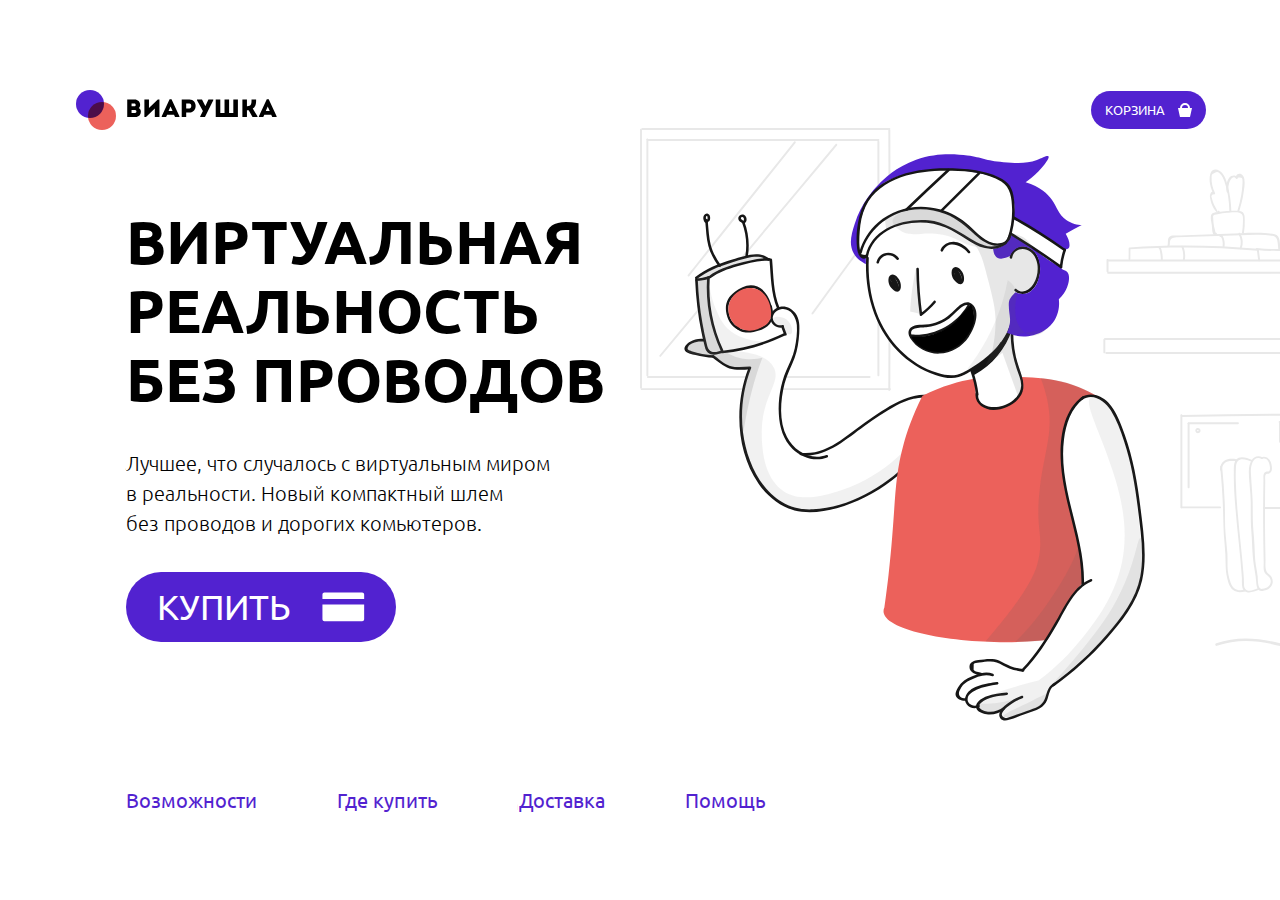
<file: index.html>
<!DOCTYPE html>
<html lang="en">

<head>
    <meta charset="UTF-8">
    <meta http-equiv="X-UA-Compatible" content="IE=edge">
    <meta name="viewport" content="width=device-width, initial-scale=1.0">
    <link rel="stylesheet" href="./assets/style/normalize.css">
    <link rel="stylesheet" href="./assets/style/style.css">
    <link rel="preconnect" href="https://fonts.googleapis.com">
    <link rel="preconnect" href="https://fonts.gstatic.com" crossorigin>
    <link
        href="https://fonts.googleapis.com/css2?family=Itim&family=Kanit:ital,wght@0,100;0,200;0,300;0,400;0,500;0,600;0,700;0,800;0,900;1,100;1,200;1,300;1,400;1,500;1,600;1,700;1,800;1,900&family=Slabo+13px&family=Ubuntu:ital,wght@0,300;0,400;0,500;0,700;1,300;1,400;1,500;1,700&display=swap"
        rel="stylesheet">
    <title>Document</title>
</head>

<body>
    <header class="header">
        <div class="header__logo-wrap logo-wrap">
            <img src="./assets/images/icon/logo.svg" alt="logo" class="logo-wrap__img">
        </div>
        <button class="header__button button">КОРЗИНА<img src="./assets/images/icon/cart.svg" alt="cart image"
                class="button__img">
        </button>
    </header>
    <main class="main">
        <div class="main__pic-wrap pic-wrap">
            <img src="./assets/images/img/first-page.svg" alt="person image" class="pic-wrap__img"></div>
        <div class="content">
            <h1 class="content__title">Виртуальная
                реальность
                без проводов</h1>
            <p class="content__text">Лучшее, что случалось с виртуальным миром
                в реальности. Новый компактный шлем
                без проводов и дорогих комьютеров.</p>
            <button class="content__button button">КУПИТЬ<img src="./assets/images/icon/card.svg" alt="card image">
            </button>
        </div>
    </main>
    <footer class="footer">
        <nav class="footer__nav nav">
            <ol class="nav__list">
                <li class="nav__item"><a href="./assets/pages/possibilities.html" class="nav__link">Возможности</a>
                </li>
                <li class="nav__item"><a href="#" class="nav__link">Где купить</a></li>
                <li class="nav__item"><a href="#" class="nav__link">Доставка</a></li>
                <li class="nav__item"><a href="#" class="nav__link">Помощь</a></li>
            </ol>
        </nav>
    </footer>
</body>

</html>
</file>
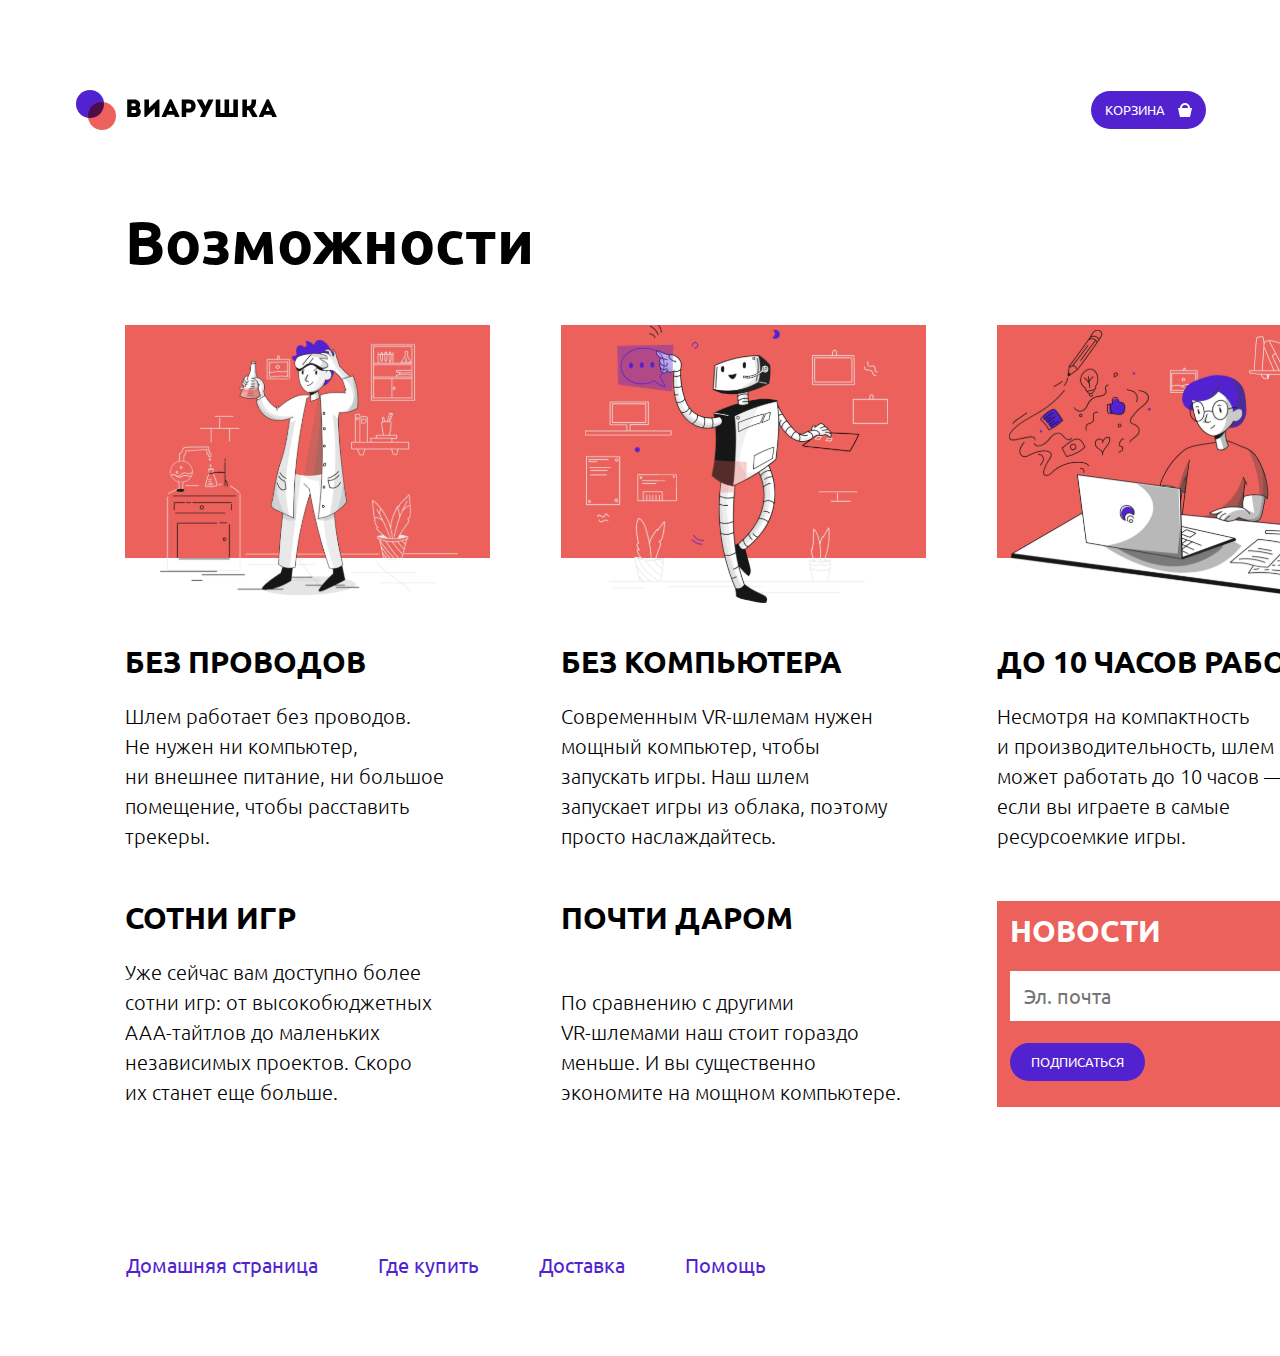
<file: assets/pages/possibilities.html>
<!DOCTYPE html>
<html lang="en">

<head>
    <meta charset="UTF-8">
    <meta http-equiv="X-UA-Compatible" content="IE=edge">
    <meta name="viewport" content="width=device-width, initial-scale=1.0">
    <link rel="stylesheet" href="../style/normalize.css">
    <link rel="stylesheet" href="../style/style.css">
    <link rel="preconnect" href="https://fonts.googleapis.com">
    <link rel="preconnect" href="https://fonts.gstatic.com" crossorigin>
    <link
        href="https://fonts.googleapis.com/css2?family=Itim&family=Kanit:ital,wght@0,100;0,200;0,300;0,400;0,500;0,600;0,700;0,800;0,900;1,100;1,200;1,300;1,400;1,500;1,600;1,700;1,800;1,900&family=Slabo+13px&family=Ubuntu:ital,wght@0,300;0,400;0,500;0,700;1,300;1,400;1,500;1,700&display=swap"
        rel="stylesheet">
    <title>Document</title>
</head>

<body>
    <header class="header">
        <div class="header__logo-wrap logo-wrap">
            <img src="../images/icon/logo.svg" alt="logo" class="logo-wrap__img">
        </div>
        <button class="header__button button">КОРЗИНА<img src="../images/icon/cart.svg" alt="cart image"
                class="button__img"> </button>
    </header>
    <main class="main main-second">
        <div class="main__title-wrap title-wrap">
            <h1 class="title-wrap__title">Возможности</h1>
        </div>
        <div class="main__image-container image-container image-container_first">
            <img src="./images/img/page2-1.svg" alt="photo" class="image-container__img">
        </div>
        <div class="main__image-container image-container image-container_second">
            <img src="./images/img/page2-2.svg" alt="photo" class="image-container__img">
        </div>
        <div class="main__image-container image-container image-container_third">
            <img src="./images/img/page2-3.svg" alt="photo" class="image-container__img">
        </div>
        <div class="main__block block block_one">
            <h2 class="block__title">БЕЗ ПРОВОДОВ</h2>
            <p class="block__text">Шлем работает без проводов.
                Не нужен ни компьютер,
                ни внешнее питание, ни большое
                помещение, чтобы расставить
                трекеры.</p>
        </div>
        <div class="main__block block block_two">
            <h2 class="block__title">БЕЗ КОМПЬЮТЕРА</h2>
            <p class="block__text">Современным VR-шлемам нужен
                мощный компьютер, чтобы
                запускать игры. Наш шлем
                запускает игры из облака, поэтому
                просто наслаждайтесь.</p>
        </div>
        <div class="main__block block block_three">
            <h2 class="block__title">ДО 10 ЧАСОВ РАБОТЫ</h2>
            <p class="block__text">Несмотря на компактность
                и производительность, шлем
                может работать до 10 часов — даже,
                если вы играете в самые
                ресурсоемкие игры.</p>
        </div>
        <div class="main__block block block_four">
            <h2 class="block__title">СОТНИ ИГР</h2>
            <p class="block__text">Уже сейчас вам доступно более
                сотни игр: от высокобюджетных
                ААА-тайтлов до маленьких
                независимых проектов. Скоро
                их станет еще больше.</p>
        </div>
        <div class="main__block block block_five">
            <h2 class="block__title">ПОЧТИ ДАРОМ</h2>
            <p class="block__text">По сравнению с другими
                VR-шлемами наш стоит гораздо
                меньше. И вы существенно
                экономите на мощном компьютере.</p>
        </div>
        <div class="main__block block block_six">
            <div class="block__container">
                <h2 class="block__title">НОВОСТИ</h2>
                <input type="email" class="block__email" placeholder="Эл. почта" required>
                <button class="block__button button">ПОДПИСАТЬСЯ</button>
            </div>
        </div>
    </main>
    <footer class="footer">
        <nav class="footer__nav nav">
            <ol class="nav__list">
                <li class="nav__item"><a href="../../index.html" class="nav__link">Домашняя страница</a>
                </li>
                <li class="nav__item"><a href="#" class="nav__link">Где купить</a></li>
                <li class="nav__item"><a href="#" class="nav__link">Доставка</a></li>
                <li class="nav__item"><a href="#" class="nav__link">Помощь</a></li>
            </ol>
        </nav>
    </footer>
</body>

</html>
</file>
<file: assets/style/style.css>
* {
    margin: 0;
    padding: 0;
}

body {
    font-family: "Ubuntu", sans-serif;
    font-weight: 400;
    font-style: normal;
    font-size: 20px;
}

.header {
    position: relative;
    display: flex;
    justify-content: space-between;
    align-items: center;
    margin: 90px 74px 76px 76px;
}

.logo-wrap {
    display: flex;
}

.button {
    border: none;
    background-color: #5222D0;
    color: #FFFFFF;
    border-radius: 100px;
    display: flex;
    align-items: center;
    justify-content: space-evenly;
}

.header__button {
    font-size: 13px;
    width: 115px;
    height: 38px;
}

.button:hover {
    cursor: pointer;
}

.main__pic-wrap {
    z-index: -1;
    display: flex;
    width: 50vw;
    position: absolute;
    top: 128px;
    left: 50vw;
}

.pic-wrap__img {
    overflow: hidden;
}

.content {
    width: 40vw;
    height: 436px;
    margin-left: 126px;
    display: flex;
    flex-direction: column;
    justify-content: space-between;
}

.content__title {
    margin: 0;
    font-size: 60px;
    text-transform: uppercase;
    white-space: pre-line;

}

.content__text {
    line-height: 30px;
    font-weight: lighter;
    white-space: pre-line;
}

.content__button {
    font-size: 35px;
    width: 270px;
    height: 70px;
}

.footer {
    margin-left: 126px;
    margin-top: 146px;
    margin-bottom: 80px;
}

.nav__list {
    list-style-type: none;
    display: flex;
    justify-content: space-between;
    width: 50vw;
}

.nav__link {
    text-decoration: none;
    color: #5222D0;
}

.nav__link:hover {
    color: #000000;
}

.main-second {
    margin-right: 72px;
    margin-left: 125px;
    display: grid;
    column-gap: 71px;
    row-gap: 50px;
    grid-template-columns: repeat(3, 1fr);
    grid-template-rows: repeat(4, auto);
    grid-template-areas:
        "title title . "
        "pic1 pic2 pic3"
        "block1 block2 block3"
        "block4 block5 block6";
}

.main__title-wrap {
    grid-area: title;
}

.title-wrap__title {
    margin: 0;
    font-size: 60px;
}

.main__image-container {
    width: 365px;
    height: 270px;
}

.image-container_first {
    grid-area: pic1;
}

.image-wrap__img {
    object-fit: cover;
}

.image-container_second {
    grid-area: pic2;
}

.image-container_third {
    grid-area: pic3;
}

.block {
    width: 365px;
    height: 206px;
    display: flex;
    flex-direction: column;
    justify-content: space-between;
    white-space: pre-line;
}

.block_one {
    grid-area: block1;
}

.block__title {
    font-size: 30px;
}

.block__text {
    line-height: 30px;
    font-weight: lighter;
    white-space: pre-line;
}

.block_two {
    grid-area: block2;
}

.block_three {
    grid-area: block3;
}

.block_four {
    grid-area: block4;
}

.block_five {
    grid-area: block5;
}

.block_six {
    grid-area: block6;
    background-color: #EC615B;
    color: #FFFFFF;
}

.block__container {
    height: 100%;
    margin: 1vw;
    margin-bottom: 2vw;
    display: flex;
    flex-direction: column;
    justify-content: space-between;
}

.block__email {
    border: none;
    width: 315px;
    height: 50px;
    padding-left: 14px;
    outline: none;
}

.block__email:focus {
    border: 1px solid #000000;
}

.block__button {
    width: 135px;
    height: 38px;
    font-size: 13px;
}
</file>
